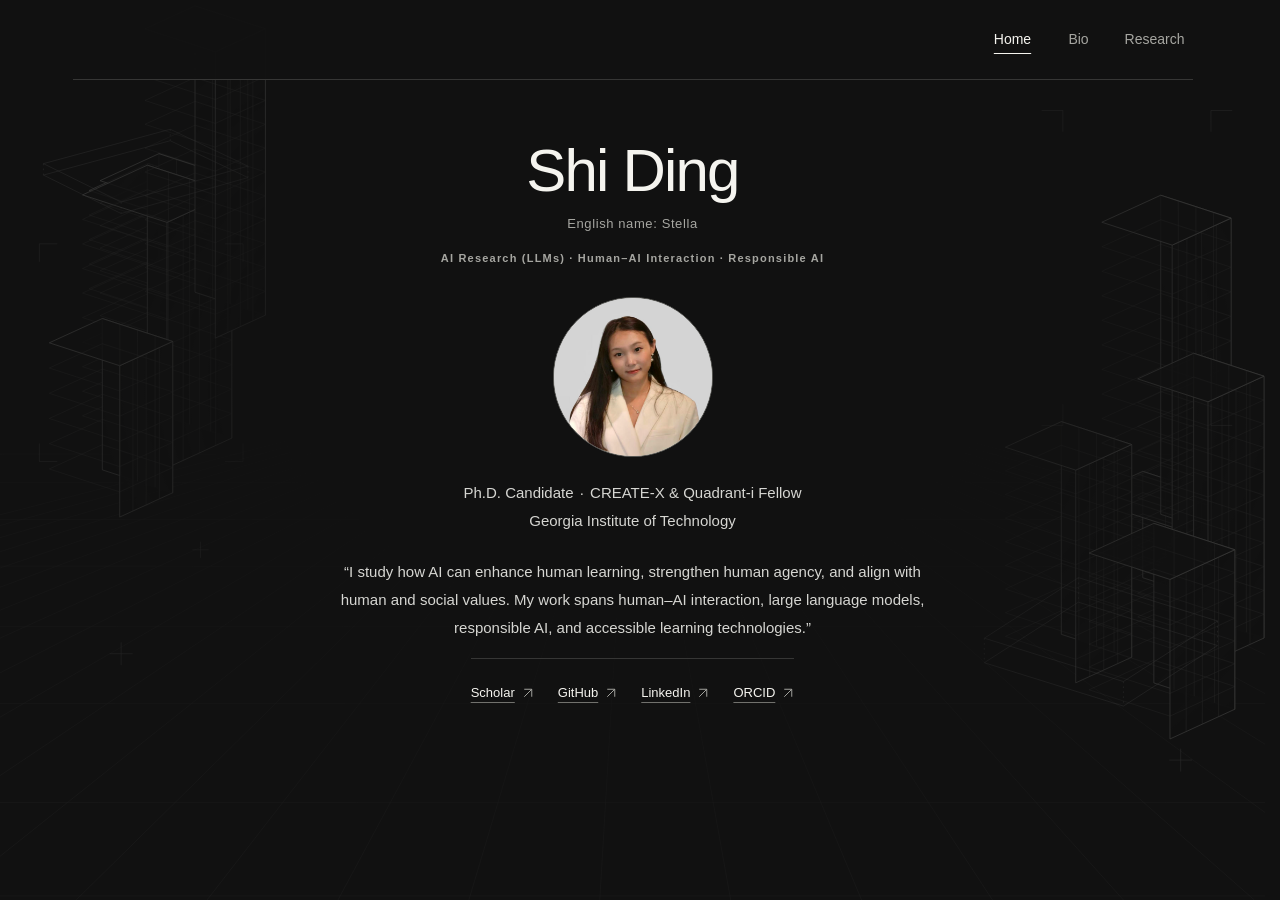
<file: index.html>
<!DOCTYPE html>
<html lang="en">
  <head>
    <meta charset="UTF-8">
    <meta name="viewport" content="width=device-width, initial-scale=1.0">
    <meta name="color-scheme" content="dark">
    <title>Shi Ding | Human-centered AI Researcher</title>
    <meta name="description" content="Shi Ding (Stella) is a Ph.D. Candidate at Georgia Tech and a CREATE-X & Quadrant-i Fellow researching human-centered AI, human agency, and accessible learning.">
    <link rel="stylesheet" href="styles.css?v=20261124-dark">
  </head>
  <body class="home">
    <div class="architectural-scene" aria-hidden="true"></div>
    <a class="skip-link" href="#main">Skip to content</a>
    <header class="site-header">
      <nav class="site-nav" aria-label="Main navigation">
        <a href="index.html" aria-current="page">Home</a>
        <a href="bio.html">Bio</a>
        <a href="research.html">Research</a>
      </nav>
    </header>
    <main class="page cover-page" id="main">
      <section class="cover" aria-labelledby="intro-title">
        <div class="cover-heading">
          <h1 class="cover-title" id="intro-title">Shi Ding</h1>
          <p class="cover-alias">English name: Stella</p>
          <p class="eyebrow">AI Research (LLMs) · Human–AI Interaction · Responsible AI</p>
        </div>
        <figure class="cover-portrait">
          <img src="profile.jpg" alt="Portrait of Shi Ding" width="1194" height="1178" fetchpriority="high">
        </figure>
        <div class="cover-identity">
          <p class="cover-role"><span>Ph.D. Candidate</span> <span class="role-separator" aria-hidden="true">·</span> <span class="role-fellowship">CREATE-X &amp; Quadrant-i Fellow</span></p>
          <p class="cover-affiliation"><a href="https://www.gatech.edu/" target="_blank" rel="noopener noreferrer">Georgia Institute of Technology</a></p>
        </div>
        <p class="cover-description">“I study how AI can enhance human learning, strengthen human agency, and align with human and social values. My work spans human–AI interaction, large language models, responsible AI, and accessible learning technologies.”</p>
        <nav class="social-links" aria-label="Academic profiles and contact">
          <a href="https://scholar.google.com/citations?user=aUtxc2gAAAAJ&amp;hl=en&amp;oi=ao" target="_blank" rel="noopener noreferrer">Scholar<svg class="link-arrow" aria-hidden="true" focusable="false" viewBox="0 0 16 16" width="12" height="12"><path d="M3 13 13 3M3 3h10v10" fill="none" stroke="currentColor" stroke-width="1.3"/></svg></a>
          <a href="https://github.com/stellashiding" target="_blank" rel="noopener noreferrer">GitHub<svg class="link-arrow" aria-hidden="true" focusable="false" viewBox="0 0 16 16" width="12" height="12"><path d="M3 13 13 3M3 3h10v10" fill="none" stroke="currentColor" stroke-width="1.3"/></svg></a>
          <a href="https://www.linkedin.com/in/shiding/" target="_blank" rel="noopener noreferrer">LinkedIn<svg class="link-arrow" aria-hidden="true" focusable="false" viewBox="0 0 16 16" width="12" height="12"><path d="M3 13 13 3M3 3h10v10" fill="none" stroke="currentColor" stroke-width="1.3"/></svg></a>
          <a href="https://orcid.org/0009-0005-1509-1966" target="_blank" rel="noopener noreferrer">ORCID<svg class="link-arrow" aria-hidden="true" focusable="false" viewBox="0 0 16 16" width="12" height="12"><path d="M3 13 13 3M3 3h10v10" fill="none" stroke="currentColor" stroke-width="1.3"/></svg></a>
        </nav>
      </section>
    </main>
    <!-- Cloudflare Web Analytics -->
    <script type="module" src="https://static.cloudflareinsights.com/beacon.min.js" data-cf-beacon='{"token":"f10ad6cace624f6e9a9b7672affa27c0"}'></script>
    <!-- End Cloudflare Web Analytics -->
  </body>
</html>
</file>
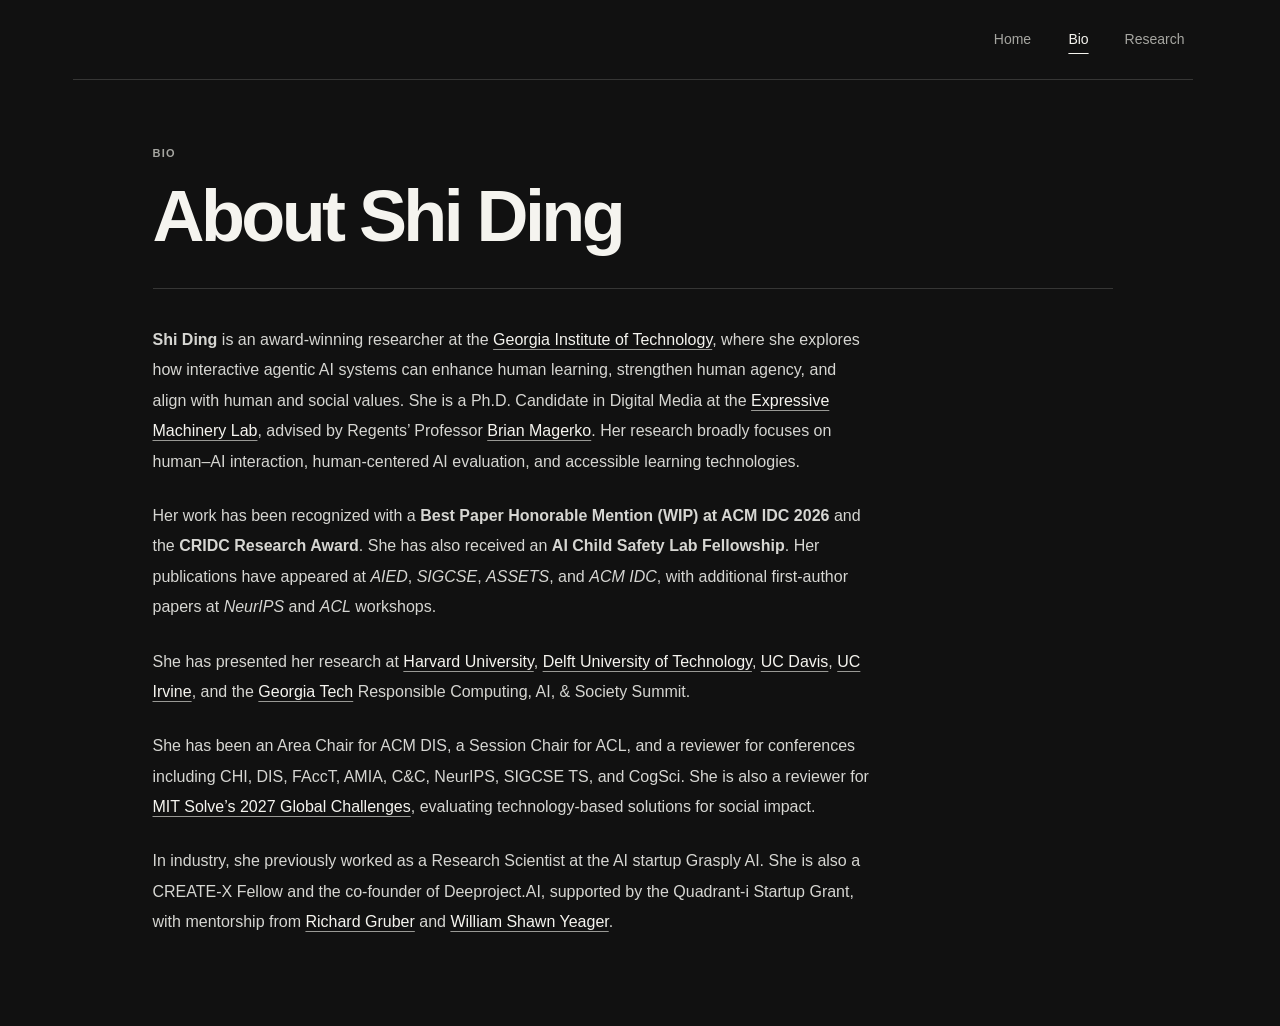
<file: bio.html>
<!DOCTYPE html>
<html lang="en">
  <head>
    <meta charset="UTF-8">
    <meta name="viewport" content="width=device-width, initial-scale=1.0">
    <meta name="color-scheme" content="dark">
    <title>Bio | Shi Ding</title>
    <meta name="description" content="Biography, honors, academic service, and industry experience of Shi Ding, a Ph.D. Candidate at Georgia Tech.">
    <link rel="stylesheet" href="styles.css?v=20261124-dark">
  </head>
  <body class="bio-page">
    <a class="skip-link" href="#main">Skip to content</a>
    <header class="site-header">
      <nav class="site-nav" aria-label="Main navigation">
        <a href="index.html">Home</a>
        <a href="bio.html" aria-current="page">Bio</a>
        <a href="research.html">Research</a>
      </nav>
    </header>
    <main class="page" id="main">
      <header class="bio-intro" id="full-bio">
        <p class="eyebrow">Bio</p>
        <h1 class="bio-title">About Shi Ding</h1>
      </header>
      <article class="bio-content" id="about" aria-label="Full biography of Shi Ding">
        <p><strong>Shi Ding</strong> is an award-winning researcher at the <a href="https://www.gatech.edu/" target="_blank" rel="noopener noreferrer">Georgia Institute of Technology</a>, where she explores how interactive agentic AI systems can enhance human learning, strengthen human agency, and align with human and social values. She is a Ph.D. Candidate in Digital Media at the <a href="https://expressivemachinery.gatech.edu/" target="_blank" rel="noopener noreferrer">Expressive Machinery Lab</a>, advised by Regents’ Professor <a href="https://iac.gatech.edu/people/person/brian-magerko" target="_blank" rel="noopener noreferrer">Brian Magerko</a>. Her research broadly focuses on human–AI interaction, human-centered AI evaluation, and accessible learning technologies.</p>
          <p>Her work has been recognized with a <strong>Best Paper Honorable Mention (WIP) at ACM IDC 2026</strong> and the <strong>CRIDC Research Award</strong>. She has also received an <strong>AI Child Safety Lab Fellowship</strong>. Her publications have appeared at <em>AIED</em>, <em>SIGCSE</em>, <em>ASSETS</em>, and <em>ACM IDC</em>, with additional first-author papers at <em>NeurIPS</em> and <em>ACL</em> workshops.</p>
          <p>She has presented her research at <a href="https://www.harvard.edu/" target="_blank" rel="noopener noreferrer">Harvard University</a>, <a href="https://www.tudelft.nl/en/" target="_blank" rel="noopener noreferrer">Delft University of Technology</a>, <a href="https://www.ucdavis.edu/" target="_blank" rel="noopener noreferrer">UC Davis</a>, <a href="https://uci.edu/" target="_blank" rel="noopener noreferrer">UC Irvine</a>, and the <a href="https://www.gatech.edu/" target="_blank" rel="noopener noreferrer">Georgia Tech</a> Responsible Computing, AI, &amp; Society Summit.</p>
          <p>She has been an Area Chair for ACM DIS, a Session Chair for ACL, and a reviewer for conferences including CHI, DIS, FAccT, AMIA, C&amp;C, NeurIPS, SIGCSE TS, and CogSci. She is also a reviewer for <a href="https://solve.mit.edu" target="_blank" rel="noopener noreferrer">MIT Solve’s 2027 Global Challenges</a>, evaluating technology-based solutions for social impact.</p>
          <p>In industry, she previously worked as a Research Scientist at the AI startup Grasply AI. She is also a CREATE-X Fellow and the co-founder of Deeproject.AI, supported by the Quadrant-i Startup Grant, with mentorship from <a href="https://people.research.gatech.edu/richard-gruber" target="_blank" rel="noopener noreferrer">Richard Gruber</a> and <a href="https://quadrant-i.gatech.edu/william-shawn-yeager" target="_blank" rel="noopener noreferrer">William Shawn Yeager</a>.</p>
      </article>
    </main>
    <script src="bio.js?v=20261123b" defer></script>
    <!-- Cloudflare Web Analytics -->
    <script type="module" src="https://static.cloudflareinsights.com/beacon.min.js" data-cf-beacon='{"token":"f10ad6cace624f6e9a9b7672affa27c0"}'></script>
    <!-- End Cloudflare Web Analytics -->
  </body>
</html>
</file>
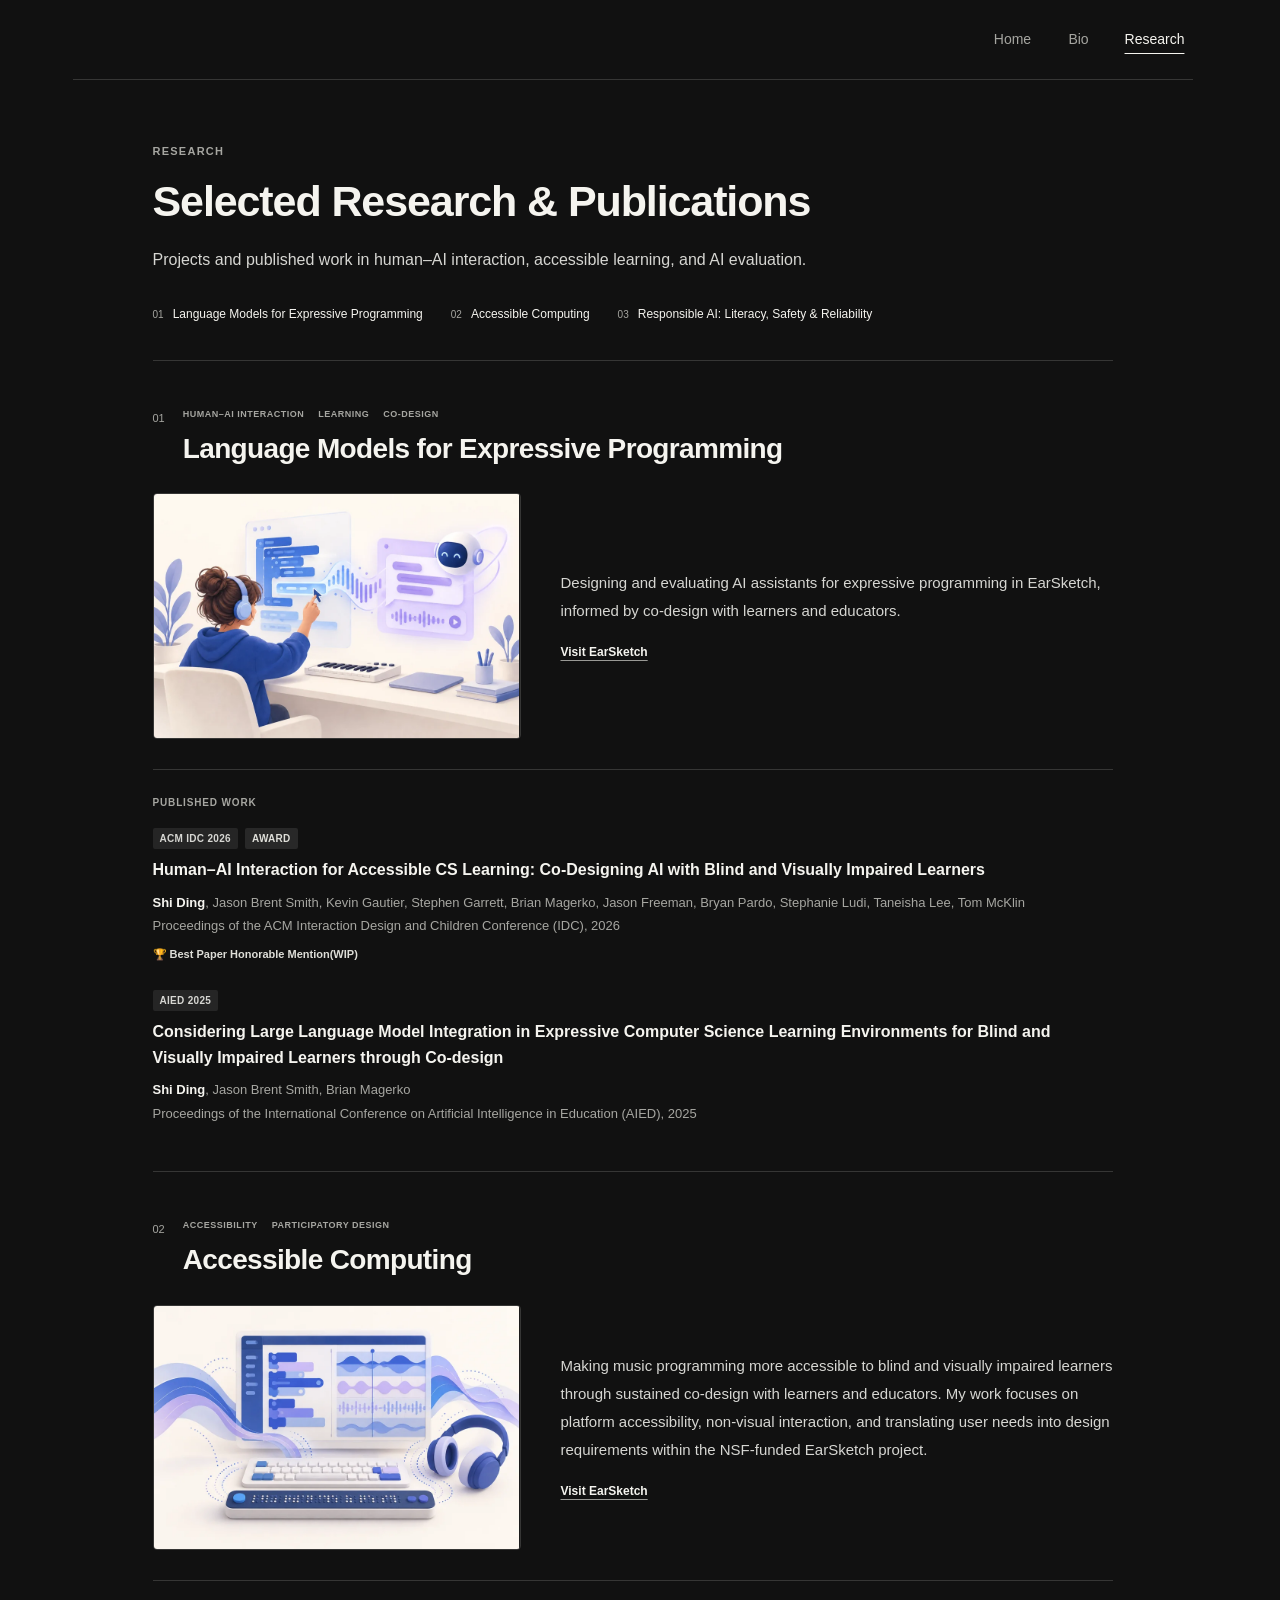
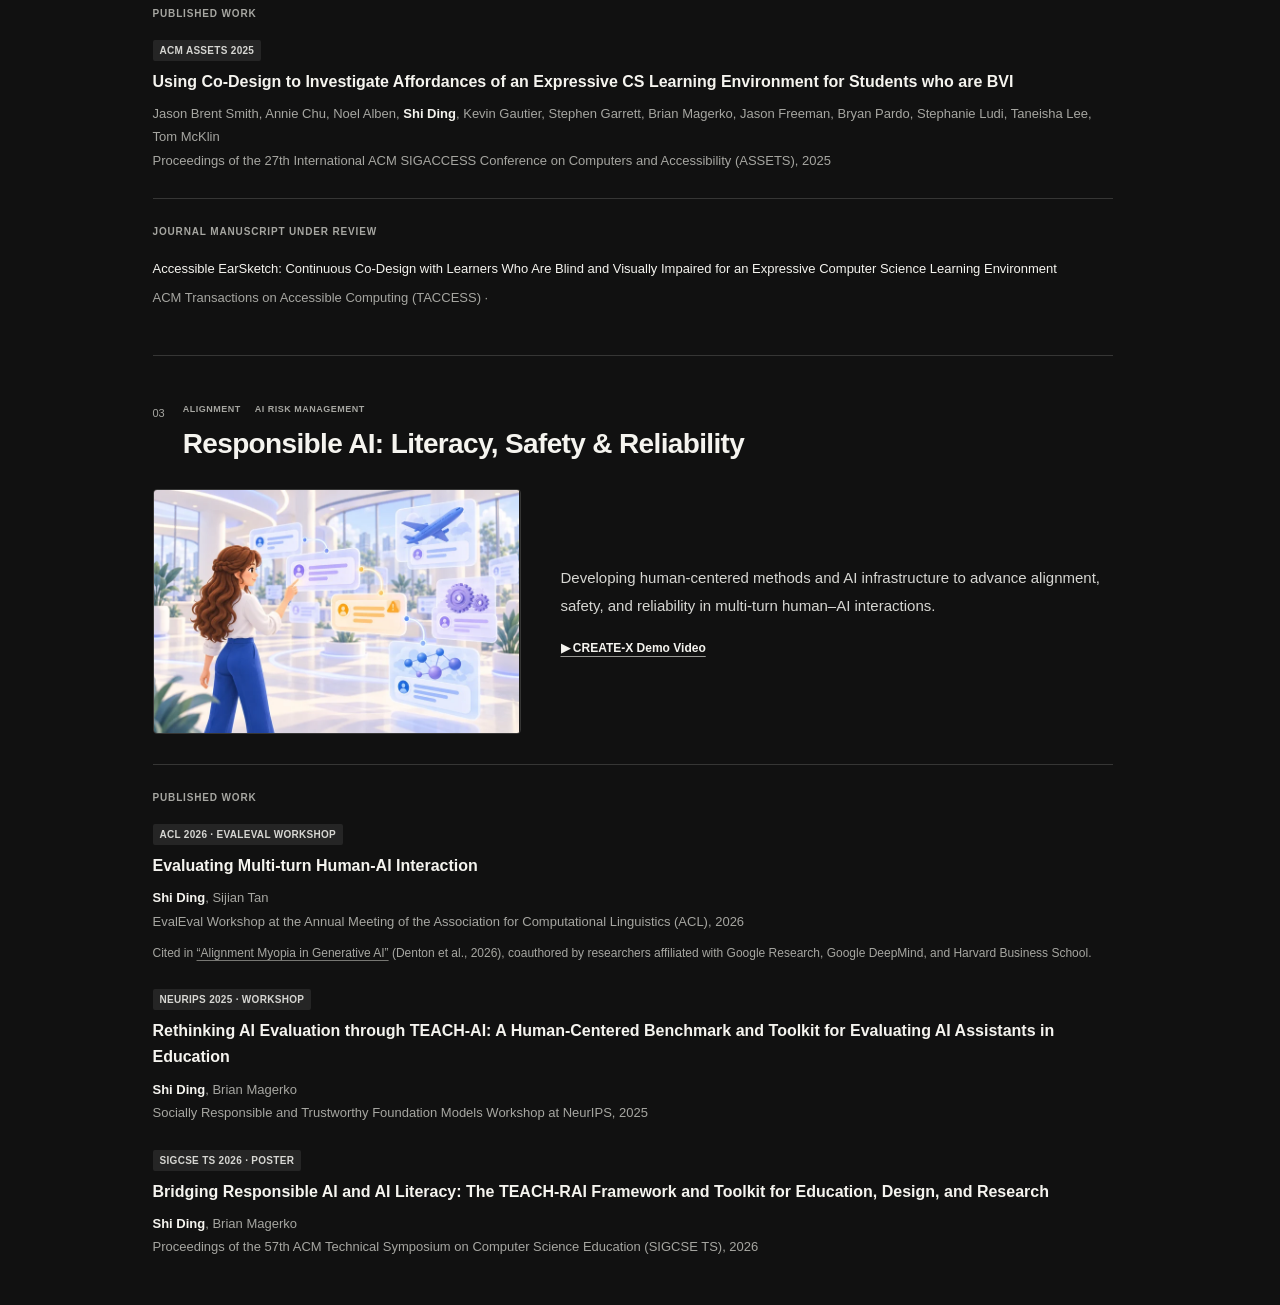
<file: research.html>
<!DOCTYPE html>
<html lang="en">
  <head>
    <meta charset="UTF-8"> <meta name="viewport" content="width=device-width, initial-scale=1.0">
    <meta name="color-scheme" content="dark">
    <title>Research | Shi Ding</title>
    <meta name="description" content="Selected projects and publications by Shi Ding in human–AI interaction, accessible learning, and AI evaluation."> <link rel="stylesheet" href="styles.css?v=20261125-citation">
  </head>
  <body>
    <a class="skip-link" href="#main">Skip to content</a>
    <header class="site-header">
      <nav class="site-nav" aria-label="Main navigation">
        <a href="index.html">Home</a>
        <a href="bio.html">Bio</a>
        <a href="research.html" aria-current="page">Research</a>
      </nav>
    </header>
    <main class="page" id="main">
      <header class="page-intro">
        <p class="eyebrow">Research</p>
        <h1>Selected Research &amp; Publications</h1>
        <p>Projects and published work in human–AI interaction, accessible learning, and AI evaluation.</p>
        <nav class="project-jump" aria-label="Jump to a research project"><a href="#earsketch-ai"><span aria-hidden="true">01</span>Language Models for Expressive Programming</a><a href="#accessible-earsketch"><span aria-hidden="true">02</span>Accessible Computing</a><a href="#ai-evaluation"><span aria-hidden="true">03</span>Responsible AI: Literacy, Safety &amp; Reliability</a></nav>
      </header>
      <section id="research" aria-label="Research projects">
        <div class="projects-grid">
          <article class="project-card" id="earsketch-ai" aria-labelledby="earsketch-ai-title">
            <header class="project-heading">
              <span class="project-number" aria-hidden="true">01</span>
              <div>
                <div class="project-tags"><span class="project-tag">Human–AI Interaction</span><span class="project-tag">Learning</span><span class="project-tag">Co-Design</span></div>
                <h2 id="earsketch-ai-title">Language Models for Expressive Programming</h2>
              </div>
            </header>
            <div class="project-overview">
              <img class="project-image" src="assets/earsketch-ai-concept-v2.webp" alt="Concept illustration of AI-assisted creative coding and musical collaboration" width="768" height="512" loading="lazy" decoding="async">
              <div class="project-description">
                <p>Designing and evaluating AI assistants for expressive programming in EarSketch, informed by co-design with learners and educators.</p>
                <div class="project-links"><a href="https://earsketch.gatech.edu/landing/#/" target="_blank" rel="noopener noreferrer">Visit EarSketch</a></div>
              </div>
            </div>
            <div class="related-publications">
              <h3>Published work</h3>
              <ul class="publications">
                <li class="paper-card">
                  <div class="paper-tags"><span class="venue-tag">ACM IDC 2026</span> <span class="award-tag">Award</span></div>
                  <div class="paper-title"><a href="https://dl.acm.org/doi/pdf/10.1145/3773077.3812141" target="_blank" rel="noopener noreferrer"> Human–AI Interaction for Accessible CS Learning: Co-Designing AI with Blind and Visually Impaired Learners </a></div>
                  <div class="paper-meta"><strong>Shi Ding</strong>, Jason Brent Smith, Kevin Gautier, Stephen Garrett, Brian Magerko, Jason Freeman, Bryan Pardo, Stephanie Ludi, Taneisha Lee, Tom McKlin<br> Proceedings of the ACM Interaction Design and Children Conference (IDC), 2026</div>
                  <div class="award-line">🏆 Best Paper Honorable Mention(WIP)</div>
                </li>
                <li class="paper-card">
                  <div class="paper-tags"><span class="venue-tag">AIED 2025</span></div>
                  <div class="paper-title"><a href="https://link.springer.com/chapter/10.1007/978-3-031-98459-4_36" target="_blank" rel="noopener noreferrer"> Considering Large Language Model Integration in Expressive Computer Science Learning Environments for Blind and Visually Impaired Learners through Co-design </a></div>
                  <div class="paper-meta"><strong>Shi Ding</strong>, Jason Brent Smith, Brian Magerko<br> Proceedings of the International Conference on Artificial Intelligence in Education (AIED), 2025</div>
                </li>
              </ul>
            </div>
          </article>
          <article class="project-card" id="accessible-earsketch" aria-labelledby="accessible-earsketch-title">
            <header class="project-heading">
              <span class="project-number" aria-hidden="true">02</span>
              <div>
                <div class="project-tags"><span class="project-tag">Accessibility</span><span class="project-tag">Participatory Design</span></div>
                <h2 id="accessible-earsketch-title">Accessible Computing</h2>
              </div>
            </header>
            <div class="project-overview">
              <img class="project-image" src="assets/accessible-earsketch-concept.webp" alt="Concept illustration of accessible music coding with a tactile display and audio feedback" width="768" height="512" loading="lazy" decoding="async">
              <div class="project-description">
                <p>Making music programming more accessible to blind and visually impaired learners through sustained co-design with learners and educators. My work focuses on platform accessibility, non-visual interaction, and translating user needs into design requirements within the NSF-funded EarSketch project.</p>
                <div class="project-links"><a href="https://earsketch.gatech.edu/landing/#/" target="_blank" rel="noopener noreferrer">Visit EarSketch</a></div>
              </div>
            </div>
            <div class="related-publications">
              <h3>Published work</h3>
              <ul class="publications">
                <li class="paper-card">
                  <div class="paper-tags"><span class="venue-tag">ACM ASSETS 2025</span></div>
                  <div class="paper-title"><a href="https://dl.acm.org/doi/pdf/10.1145/3663547.3759703" target="_blank" rel="noopener noreferrer"> Using Co-Design to Investigate Affordances of an Expressive CS Learning Environment for Students who are BVI </a></div>
                  <div class="paper-meta">Jason Brent Smith, Annie Chu, Noel Alben, <strong>Shi Ding</strong>, Kevin Gautier, Stephen Garrett, Brian Magerko, Jason Freeman, Bryan Pardo, Stephanie Ludi, Taneisha Lee, Tom McKlin<br> Proceedings of the 27th International ACM SIGACCESS Conference on Computers and Accessibility (ASSETS), 2025</div>
                </li>
              </ul>
            </div>
            <div class="related-publications manuscript">
              <h3>Journal manuscript under review</h3>
              <div class="paper-title">Accessible EarSketch: Continuous Co-Design with Learners Who Are Blind and Visually Impaired for an Expressive Computer Science Learning Environment</div>
              <div class="paper-meta">ACM Transactions on Accessible Computing (TACCESS) ·</div>
            </div>
          </article>
          <article class="project-card" id="ai-evaluation" aria-labelledby="ai-evaluation-title">
            <header class="project-heading">
              <span class="project-number" aria-hidden="true">03</span>
              <div>
                <div class="project-tags"><span class="project-tag">Alignment</span><span class="project-tag">AI Risk Management</span></div>
                <h2 id="ai-evaluation-title">Responsible AI: Literacy, Safety &amp; Reliability</h2>
              </div>
            </header>
            <div class="project-overview">
              <img class="project-image" src="assets/ai-evaluation-spatial-v3.webp" alt="Concept illustration of a researcher inspecting spatial AI conversation trajectories in a futuristic research organization" width="768" height="512" loading="lazy" decoding="async">
              <div class="project-description">
                <p>Developing human-centered methods and AI infrastructure to advance alignment, safety, and reliability in multi-turn human–AI interactions.</p>
                <div class="project-links"><a href="https://create-x.gatech.edu/index%2ephp/node/11933" target="_blank" rel="noopener noreferrer">▶ CREATE-X Demo Video</a></div>
              </div>
            </div>
            <div class="related-publications">
              <h3>Published work</h3>
              <ul class="publications">
                <li class="paper-card">
                  <div class="paper-tags"><span class="venue-tag">ACL 2026 · EvalEval Workshop</span></div>
                  <div class="paper-title"><a href="https://scholar.google.com/citations?view_op=view_citation&amp;hl=en&amp;user=aUtxc2gAAAAJ&amp;citation_for_view=aUtxc2gAAAAJ:g5m5HwL7SMYC" target="_blank" rel="noopener noreferrer"> Evaluating Multi-turn Human-AI Interaction </a></div>
                  <div class="paper-meta"><strong>Shi Ding</strong>, Sijian Tan<br> EvalEval Workshop at the Annual Meeting of the Association for Computational Linguistics (ACL), 2026</div>
                  <p class="citation-note">Cited in <a href="https://arxiv.org/abs/2611.06830" target="_blank" rel="noopener noreferrer">“Alignment Myopia in Generative AI”</a> (Denton et al., 2026), coauthored by researchers affiliated with Google Research, Google DeepMind, and Harvard Business School.</p>
                </li>
                <li class="paper-card">
                  <div class="paper-tags"><span class="venue-tag">NeurIPS 2025 · Workshop</span></div>
                  <div class="paper-title"><a href="https://arxiv.org/pdf/2512.04107" target="_blank" rel="noopener noreferrer"> Rethinking AI Evaluation through TEACH-AI: A Human-Centered Benchmark and Toolkit for Evaluating AI Assistants in Education </a></div>
                  <div class="paper-meta"><strong>Shi Ding</strong>, Brian Magerko<br> Socially Responsible and Trustworthy Foundation Models Workshop at NeurIPS, 2025</div>
                </li>
                <li class="paper-card">
                  <div class="paper-tags"><span class="venue-tag">SIGCSE TS 2026 · Poster</span></div>
                  <div class="paper-title"><a href="https://dl.acm.org/doi/pdf/10.1145/3770761.3777259" target="_blank" rel="noopener noreferrer"> Bridging Responsible AI and AI Literacy: The TEACH-RAI Framework and Toolkit for Education, Design, and Research </a></div>
                  <div class="paper-meta"><strong>Shi Ding</strong>, Brian Magerko<br> Proceedings of the 57th ACM Technical Symposium on Computer Science Education (SIGCSE TS), 2026</div>
                </li>
              </ul>
            </div>
          </article>
        </div>
      </section>
    </main>
    <!-- Cloudflare Web Analytics -->
    <script type="module" src="https://static.cloudflareinsights.com/beacon.min.js" data-cf-beacon='{"token":"f10ad6cace624f6e9a9b7672affa27c0"}'></script>
    <!-- End Cloudflare Web Analytics -->
  </body>
</html>
</file>
<file: styles.css>
:root {
  --background: #111111;
  --text: #d6d6d2;
  --heading: #f5f4ef;
  --muted: #a6a6a1;
  --blue: #f5f4ef;
  --line: #363635;
  --gold: #deded8;
  --width: 960px;
}

* { box-sizing: border-box; }
html { scroll-behavior: smooth; }
body {
  margin: 0;
  background: var(--background);
  color: var(--text);
  font-family: -apple-system, BlinkMacSystemFont, "Segoe UI", Arial, sans-serif;
  -webkit-font-smoothing: antialiased;
  line-height: 1.75;
}
a { color: var(--blue); text-decoration: none; text-underline-offset: 4px; overflow-wrap: anywhere; }
a:hover { text-decoration: underline; }
a:focus-visible, summary:focus-visible { outline: 2px solid var(--blue); outline-offset: 5px; border-radius: 2px; }
img { display: block; max-width: 100%; }
strong { font-weight: 650; }
p { margin: 0 0 18px; }
.site-header, .page, .site-footer { width: min(var(--width), calc(100% - 64px)); margin-inline: auto; }
.site-header { display: flex; align-items: center; justify-content: space-between; gap: 24px; min-height: 94px; border-bottom: 1px solid var(--line); }
.site-name { color: var(--heading); font-size: 16px; font-weight: 650; letter-spacing: -0.25px; }
.site-nav { display: flex; flex-wrap: wrap; align-items: center; gap: 26px; }
.site-nav a { color: var(--muted); font-size: 13px; }
.site-nav a[aria-current="page"] { color: var(--heading); font-weight: 650; text-decoration: underline; text-decoration-color: var(--blue); text-underline-offset: 9px; }
.skip-link { position: absolute; left: 20px; top: -80px; z-index: 10; padding: 8px 15px; background: var(--background); border: 1px solid var(--line); }
.skip-link:focus { top: 12px; }
.eyebrow { margin: 0 0 15px; color: var(--muted); font-size: 11px; font-weight: 600; letter-spacing: 1.25px; text-transform: uppercase; }

/* Research */
.page-intro { padding: 62px 0 35px; }
.page-intro h1 { max-width: 800px; margin: 0 0 18px; color: var(--heading); font-size: clamp(32px, 4vw, 43px); font-weight: 600; letter-spacing: -1.1px; line-height: 1.2; }
.page-intro > p:last-child { max-width: 640px; margin-bottom: 0; color: var(--muted); font-size: 16px; }
.projects-grid { display: grid; grid-template-columns: minmax(0, 1fr); }
.project-card { min-width: 0; padding: 46px 0; border-top: 1px solid var(--line); scroll-margin-top: 28px; }
.project-card.text-only { grid-template-columns: minmax(0, 1fr); }
.project-image { width: 100%; height: auto; aspect-ratio: 3 / 2; object-fit: contain; border: 1px solid var(--line); border-radius: 4px; background: #1c1c1c; }
.award-image { object-position: center top; }
.project-tags { display: flex; flex-wrap: wrap; gap: 6px 14px; margin-bottom: 13px; }
.project-tag { color: var(--muted); font-size: 9px; font-weight: 600; letter-spacing: 0.5px; text-transform: uppercase; }
.project-links { margin-top: 18px; font-size: 12px; font-weight: 600; }
.project-award { color: var(--gold); font-size: 12px; }
.related-publications { margin-top: 26px; padding-top: 20px; border-top: 1px solid var(--line); }
.related-publications h3 { margin: 0 0 17px; color: var(--muted); font-size: 10px; font-weight: 600; letter-spacing: 0.85px; text-transform: uppercase; }
.publications { margin: 0; padding: 0; list-style: none; }
.paper-card { margin: 0 0 25px; padding: 0; }
.paper-card:last-child { margin-bottom: 0; }
.paper-tags { display: flex; flex-wrap: wrap; gap: 7px; margin-bottom: 8px; }
.venue-tag, .award-tag { padding: 2px 7px; border-radius: 2px; font-size: 10px; font-weight: 600; letter-spacing: 0.3px; line-height: 1.7; text-transform: uppercase; }
.venue-tag { background: #252525; color: var(--text); }
.award-tag { background: #282828; color: var(--gold); }
.paper-title { color: var(--heading); font-size: 16px; font-weight: 600; line-height: 1.65; }
.paper-title a { color: inherit; }
.paper-title a:hover { color: var(--blue); }
.paper-meta { margin-top: 7px; color: var(--muted); font-size: 13px; line-height: 1.8; }
.paper-meta strong { color: var(--heading); }
.award-line { margin-top: 8px; color: var(--gold); font-size: 11px; font-weight: 600; }
.manuscript .paper-title { font-size: 13px; font-weight: 500; }
.review-status { color: var(--muted); font-weight: 600; }
.site-footer { display: flex; flex-wrap: wrap; align-items: center; justify-content: space-between; gap: 14px; margin-top: 64px; padding-block: 24px 38px; border-top: 1px solid var(--line); color: var(--muted); font-size: 11px; }
.footer-links { display: flex; gap: 20px; }

/* Narrow screens */
@media (max-width: 720px) {
  .site-header, .page, .site-footer { width: calc(100% - 40px); }
  .site-header { gap: 18px; min-height: 80px; }
  .site-nav { gap: 16px; }
  .site-nav a { font-size: 12px; }
  .project-overview { grid-template-columns: minmax(0, 0.4fr) minmax(0, 0.6fr); gap: 26px; }
  .page-intro { padding-top: 44px; }
}
@media (max-width: 540px) {
  .site-header { align-items: flex-start; flex-direction: column; justify-content: center; gap: 10px; padding-block: 20px; }
  .site-nav { gap: 24px; }
  .project-card { padding-block: 34px; }
  .project-overview { grid-template-columns: minmax(0, 1fr); gap: 24px; }
  .project-image { max-width: 380px; }
  .project-heading h2 { font-size: 23px; }
  .paper-title { font-size: 15px; }
  .paper-meta { font-size: 12px; }
  .site-footer { margin-top: 44px; }
}
@media (prefers-reduced-motion: reduce) {
  *, *::before, *::after { scroll-behavior: auto !important; transition: none !important; }
}


/* Research: full-width headings and publications beneath the project overview. */
.project-jump { display: flex; flex-wrap: wrap; gap: 12px 28px; margin-top: 30px; }
.project-jump a { display: inline-flex; align-items: baseline; gap: 9px; color: var(--blue); font-size: 12px; }
.project-jump span { color: var(--muted); font-size: 10px; font-variant-numeric: tabular-nums; }
.project-heading { display: flex; align-items: flex-start; gap: 18px; margin-bottom: 26px; }
.project-number { padding-top: 3px; color: var(--muted); font-size: 11px; font-variant-numeric: tabular-nums; line-height: 1.6; }
.project-heading h2 { margin: 0; color: var(--heading); font-size: 28px; font-weight: 600; letter-spacing: -0.65px; line-height: 1.35; }
.project-heading .project-tags { margin-bottom: 7px; }
.project-overview { display: grid; grid-template-columns: minmax(0, 0.4fr) minmax(0, 0.6fr); align-items: center; gap: 40px; }
.project-description { min-width: 0; }
.project-description p { color: var(--text); font-size: 15px; line-height: 1.85; }
.project-description p:last-child { margin-bottom: 0; }
.project-card > .related-publications { margin-top: 30px; padding-top: 24px; }
.project-card > .manuscript { margin-top: 26px; }
@media (max-width: 720px) {
  .project-overview { gap: 26px; }
  .project-heading h2 { font-size: 26px; }
}
@media (max-width: 540px) {
  .project-overview { grid-template-columns: minmax(0, 1fr); gap: 24px; }
  .project-heading { gap: 13px; margin-bottom: 22px; }
  .project-heading h2 { font-size: 23px; }
  .project-jump { flex-direction: column; align-items: flex-start; gap: 8px; }
  .project-description p { font-size: 14px; }
}

/* Monochrome identity and persistent, shared navigation. */
html { scroll-padding-top: 104px; }
body { color-scheme: dark; }
.site-header {
  position: sticky; top: 0; z-index: 20; min-height: 80px;
  background: var(--background);
}
.site-name { font-size: 17px; letter-spacing: -0.6px; }
.name-dot { margin-left: 1px; }
.site-nav a {
  display: inline-flex; align-items: center; min-height: 44px;
  font-size: 14px; text-decoration-thickness: 1px;
}
.site-nav a:hover { color: var(--heading); }
a:focus-visible { outline: 2px solid currentColor; outline-offset: 5px; }
::selection { color: var(--background); background: var(--heading); }

/* Homepage: a centered typographic cover. */
body.home {
  --background: #111111; --heading: #f5f4ef; --text: #d6d6d2;
  --muted: #a6a6a1; --blue: #f5f4ef; --line: #363635;
  min-height: 100svh; color-scheme: dark; background: var(--background);
}
.home .site-header, .cover-page { width: min(1120px, calc(100% - 80px)); }
.home .skip-link { background: var(--background); }
.cover { padding: 56px 0 48px; text-align: center; }
.cover-heading { position: relative; }
.cover .eyebrow { font-size: 10px; letter-spacing: 2.4px; margin-bottom: 12px; }
.cover-title {
  color: var(--heading); font-size: 60px;
  font-weight: 500; line-height: 1.15; letter-spacing: -0.03em;
  margin: 0; white-space: nowrap;
}
.cover-alias { color: var(--muted); font-size: 13px; margin: 12px 0 22px; letter-spacing: 2px; }
.cover-portrait {
  width: 160px; aspect-ratio: 4 / 5; margin: 0 auto 22px;
  border: 1px solid #484847; background: #d3d3d3;
}
.cover-portrait img {
  width: 100%; height: 100%; object-fit: cover; object-position: center 35%;
  display: block;
}
.cover-role { margin: 0 0 1px; color: var(--text); font-size: 15px; font-weight: 400; line-height: 1.85; }
.cover-role a { color: inherit; }
.cover-affiliation { margin: 0; color: var(--text); font-size: 15px; font-weight: 400; line-height: 1.85; }
.cover-description {
  max-width: 620px; margin: 23px auto 17px;
  color: var(--text); font-size: 15px; line-height: 1.85;
}
.social-links {
  display: flex; align-items: center; justify-content: center; flex-wrap: wrap;
  gap: 2px 24px; width: fit-content; max-width: 100%;
  margin: 0 auto; padding: 12px 0 10px; border-top: 1px solid var(--line);
}
.social-links a {
  display: inline-flex; align-items: center; gap: 7px; min-height: 44px;
  color: var(--heading); font-size: 13px; text-decoration: underline;
  text-decoration-color: #71716d; text-underline-offset: 5px;
}
.social-links a span { font-size: 12px; color: var(--muted); }
.social-links a:hover { text-decoration-color: var(--heading); }
.cover-lab { margin: 12px 0 0; color: var(--muted); font-size: 11px; letter-spacing: 0.2px; }
.cover-lab a { color: inherit; }
.cover-lab a:hover, .cover-role a:hover { text-decoration: underline; }

/* Biography: generous reading measure and a clear full-page introduction. */
.bio-page .page { max-width: 960px; padding-bottom: 64px; }
.bio-intro { padding: 64px 0 32px; border-bottom: 1px solid var(--line); margin-bottom: 36px; }
.bio-intro h1 {
  color: var(--heading); font-size: clamp(40px, 6.5vw, 72px);
  font-weight: 550; line-height: 1.08; letter-spacing: -0.05em; margin: 0 0 24px;
}
.bio-intro > p:last-child { margin: 0; font-size: 16px; font-weight: 600; }
.bio-intro > p:last-child span { color: var(--muted); font-weight: 400; }
.bio-content { max-width: 720px; margin: 0; }
.bio-content p { margin-bottom: 24px; font-size: 16px; line-height: 1.9; }
.bio-content a, .bio-contact a, .project-description a, .paper-meta a {
  text-decoration: underline; text-decoration-color: #999995;
}
.bio-contact { border-top: 1px solid var(--line); padding-top: 24px; margin: 38px 0 0; font-size: 15px; }

@media (max-width: 720px) {
  .home .site-header, .cover-page { width: calc(100% - 40px); }
  .cover { padding-top: 32px; }
  .cover-portrait { width: 160px; }
}
@media (max-width: 540px) {
  .site-header { flex-direction: row; align-items: center; justify-content: space-between; min-height: 72px; padding-block: 10px; gap: 12px; }
  .site-nav { gap: 18px; flex-wrap: nowrap; }
  .site-nav a { font-size: 13px; }
  .site-name { font-size: 16px; white-space: nowrap; }
  .cover { padding-top: 36px; }
  .cover .eyebrow { font-size: 9px; letter-spacing: 1.3px; margin-bottom: 17px; }
  .cover-title { font-size: 40px; }
  .cover-alias { margin: 12px 0 22px; font-size: 12px; }
  .cover-portrait { width: 144px; margin-bottom: 22px; }
  .cover-role { font-size: 14px; }
  .cover-affiliation { font-size: 14px; }
  .cover-description { font-size: 14px; margin-top: 22px; line-height: 1.85; }
  .social-links { gap: 0 18px; }
  .social-links a { font-size: 12px; }
  .cover-lab { font-size: 10px; margin-top: 10px; }
  .bio-intro { padding-top: 44px; }
  .bio-content p { font-size: 15px; }
}
@media (max-width: 359px) {
  .site-header, .page, .home .site-header, .cover-page { width: calc(100% - 32px); }
  .site-nav { gap: 12px; }
}

.link-arrow { display: inline-block; flex: 0 0 auto; vertical-align: middle; color: var(--muted); }
.bio-contact .link-arrow { margin-left: 6px; }

/* Static architectural depth; the central reading area stays clear. */
.site-header { justify-content: flex-end; }
.home { position: relative; isolation: isolate; }
.architectural-scene {
  position: absolute; inset: 0; z-index: -1; pointer-events: none;
  background: url("assets/spatial-wireframe-city.svg") center top / cover no-repeat;
  opacity: .32;
}
.home .site-header { background: transparent; }
.home .site-header::before {
  content: ""; position: absolute; z-index: -1;
  inset: 0 calc((min(1120px, 100vw - 80px) - 100vw) / 2);
  background: rgba(17, 17, 17, .95);
}
.cover-portrait {
  width: 160px; height: 160px; aspect-ratio: 1;
  overflow: hidden; border-radius: 50%; border: 1px solid #555551;
}
.cover-portrait img { object-position: center 22%; }
.cover-alias { letter-spacing: .6px; }
.bio-intro { padding-bottom: 32px; }
.bio-intro h1 { margin-bottom: 0; }
.bio-title .title-letter { display: inline-block; white-space: pre; }
.bio-motion .title-letter {
  animation: letter-in .18s ease-out both;
  animation-delay: calc(var(--letter-index) * 32ms);
}
.bio-motion .bio-content p { transition: opacity .35s ease-out, transform .35s ease-out; }
.bio-motion .bio-content p.reveal-pending { opacity: 0; transform: translateY(7px); }
@keyframes letter-in {
  from { opacity: 0; transform: translateY(3px); }
  to { opacity: 1; transform: translateY(0); }
}
@media (max-width: 720px) {
  .architectural-scene { opacity: .24; background-size: auto 1050px; }
  .cover-portrait { width: 160px; height: 160px; }
  .home .site-header::before { inset-inline: -20px; }
}
@media (max-width: 540px) {
  .site-header { justify-content: flex-end; }
  .cover-portrait { width: 144px; height: 144px; }
  .architectural-scene { opacity: .16; background-size: auto 950px; }
}
@media (prefers-reduced-motion: reduce) {
  .bio-motion .title-letter { animation: none; }
  .bio-motion .bio-content p.reveal-pending { opacity: 1; transform: none; }
}

/* Full research positioning and affiliation, balanced across viewport widths. */
.cover .eyebrow {
  max-width: 760px; margin-inline: auto; font-size: 11px;
  letter-spacing: 1.2px; text-transform: none; line-height: 1.9;
  text-wrap: balance;
}
.role-separator { padding-inline: 2px; }
@media (max-width: 540px) {
  .cover .eyebrow { max-width: 330px; font-size: 10px; letter-spacing: .5px; }
  .cover-role .role-fellowship { display: block; }
  .cover-role .role-separator { display: none; }
}

.cover-affiliation a { color: inherit; }

/* Keep navigation geometry identical across Home, Bio, and Research. */
html { scrollbar-gutter: stable; }
.site-header, .home .site-header {
  width: min(1120px, calc(100% - 80px));
  min-height: 80px; padding-block: 0;
  flex-direction: row; align-items: center; justify-content: flex-end;
}
.site-nav {
  display: grid; grid-template-columns: 56px 40px 76px;
  column-gap: 18px; row-gap: 0;
}
.site-nav a, .site-nav a[aria-current="page"] {
  justify-content: center; font-size: 14px; font-weight: 500;
}
@media (max-width: 720px) {
  .site-header, .home .site-header { width: calc(100% - 40px); }
}
@media (max-width: 540px) {
  .site-header, .home .site-header { min-height: 72px; padding-block: 0; }
  .site-nav { column-gap: 12px; }
  .site-nav a, .site-nav a[aria-current="page"] { font-size: 13px; }
}
@media (max-width: 359px) {
  .site-header, .home .site-header { width: calc(100% - 32px); }
}

/* A restrained researcher introduction rather than a poster-sized name. */
.cover-heading { margin-bottom: 28px; }
.cover-alias { margin: 8px 0 12px; }
.cover-heading .eyebrow { margin: 0 auto; }
@media (max-width: 540px) {
  .cover-heading { margin-bottom: 24px; }
  .cover-alias { margin: 7px 0 12px; }
}

/* A quiet citation note beneath the publication it references. */
.citation-note {
  margin: 10px 0 0; color: var(--muted);
  font-size: 12px; font-weight: 400; line-height: 1.75;
}
.citation-note a {
  color: inherit; text-decoration: underline;
  text-decoration-color: #777773; text-underline-offset: 3px;
}
</file>
